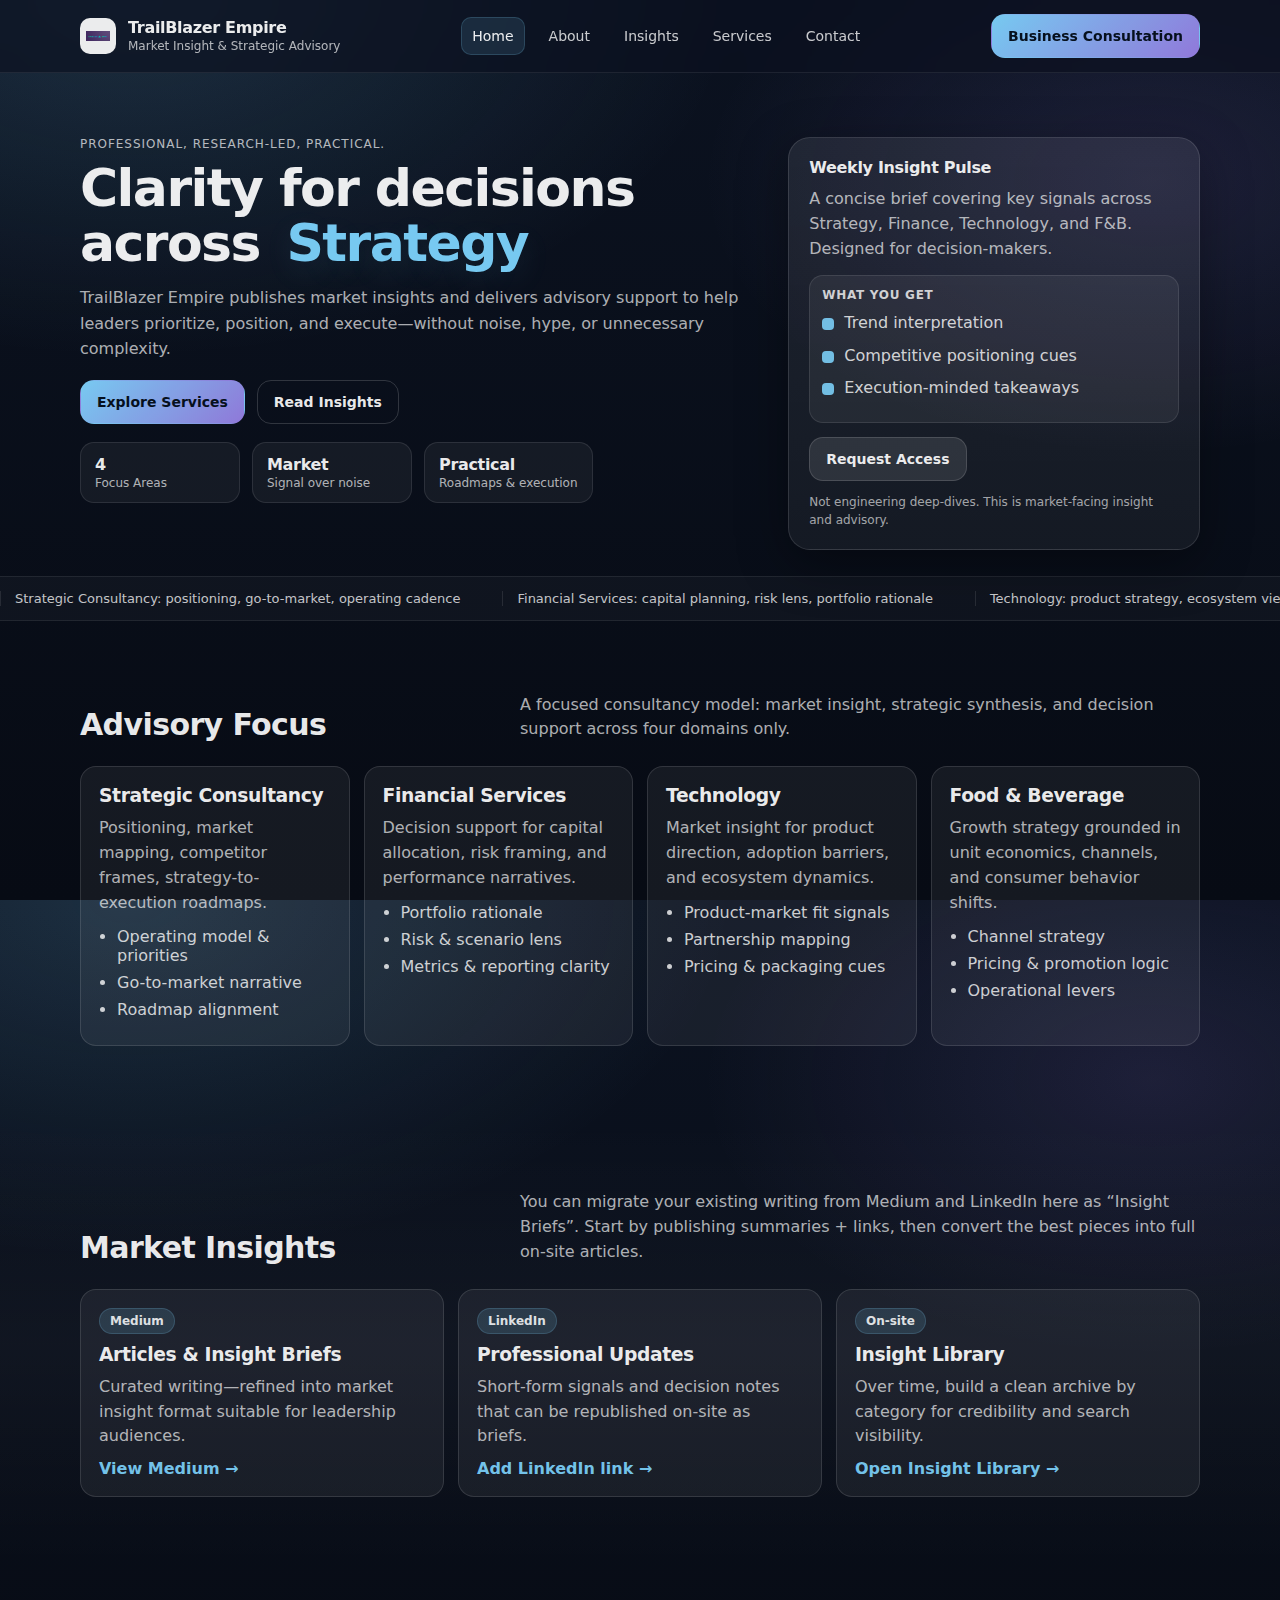
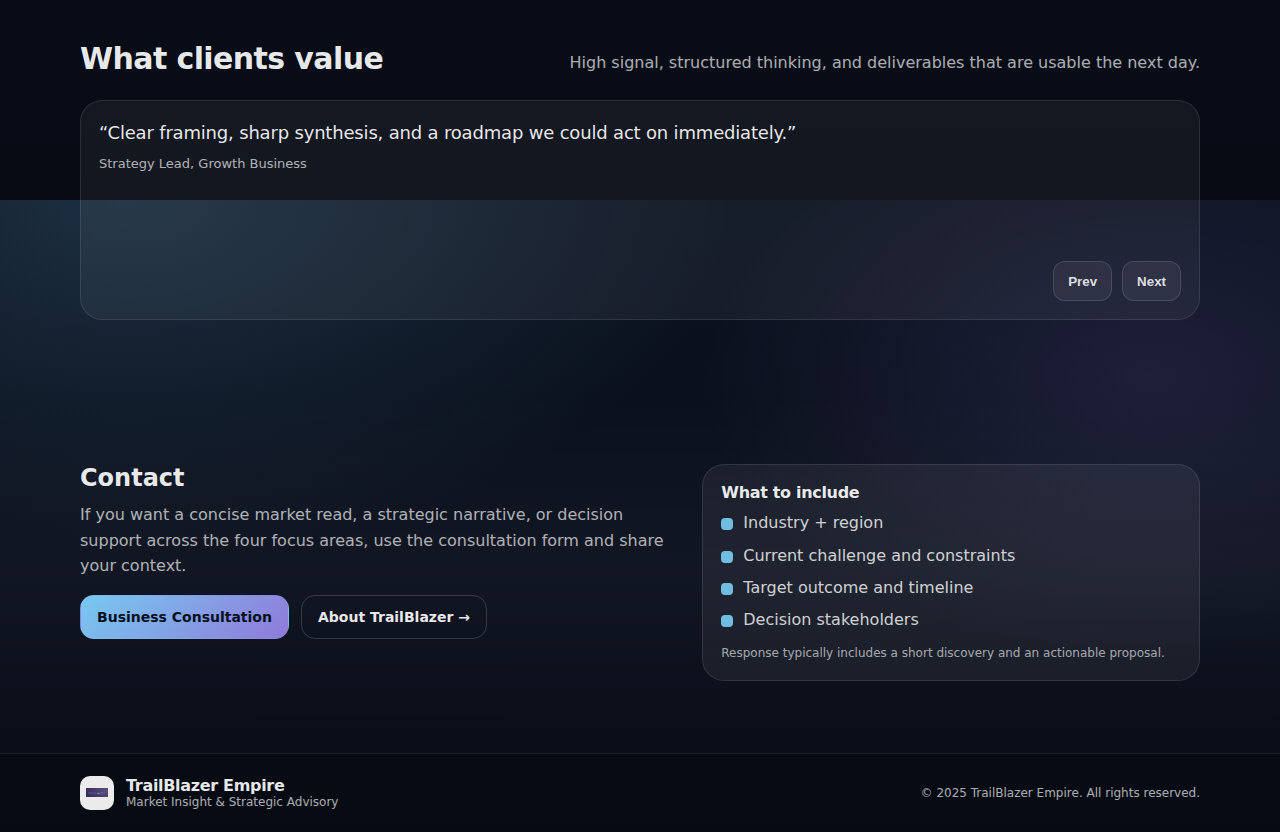
<file: index.html>
<!DOCTYPE html>
<html lang="en">
<head>
  <meta charset="UTF-8" />
  <meta name="viewport" content="width=device-width, initial-scale=1"/>
  <title>TrailBlazer Empire | Market Insight & Strategic Advisory</title>

  <link rel="stylesheet" href="style.css" />

  <!-- Google Analytics -->
  <script async src="https://www.googletagmanager.com/gtag/js?id=G-0WPK90FME5"></script>
  <script>
    window.dataLayer = window.dataLayer || [];
    function gtag(){dataLayer.push(arguments);}
    gtag('js', new Date());
    gtag('config', 'G-0WPK90FME5');
  </script>
</head>

<body>
  <!-- Top Bar -->
  <header class="topbar">
    <div class="container topbar-inner">
      <a class="brand" href="index.html" aria-label="TrailBlazer Empire Home">
        <img src="official_logo.png" alt="TrailBlazer Empire Logo" class="brand-logo" />
        <div class="brand-text">
          <div class="brand-name">TrailBlazer Empire</div>
          <div class="brand-tag">Market Insight & Strategic Advisory</div>
        </div>
      </a>

      <nav class="nav">
        <a class="nav-link active" href="index.html">Home</a>
        <a class="nav-link" href="about.html">About</a>
        <a class="nav-link" href="insights.html">Insights</a>
        <a class="nav-link" href="#services">Services</a>
        <a class="nav-link" href="#contact">Contact</a>
      </nav>

      <a class="button button-primary top-cta" href="https://docs.google.com/forms/d/1acF92KG6oAO5luZImBXkc0xH5zJVOi3KQYwhpyYZzfE/edit">
        Business Consultation
      </a>

      <button class="nav-toggle" aria-label="Open menu" aria-expanded="false">
        <span></span><span></span><span></span>
      </button>
    </div>
  </header>

  <!-- Hero -->
  <main>
    <section class="hero">
      <div class="container hero-grid">
        <div class="hero-copy">
          <p class="eyebrow">Professional, research-led, practical.</p>

          <h1 class="hero-title">
            Clarity for decisions across
            <span class="rotator" aria-label="Rotating focus areas">
              <span class="rotator-word is-active">Strategy</span>
              <span class="rotator-word">Finance</span>
              <span class="rotator-word">Technology</span>
              <span class="rotator-word">Food &amp; Beverage</span>
            </span>
          </h1>

          <p class="hero-subtitle">
            TrailBlazer Empire publishes market insights and delivers advisory support to help leaders prioritize,
            position, and execute—without noise, hype, or unnecessary complexity.
          </p>

          <div class="hero-actions">
            <a class="button button-primary" href="#services">Explore Services</a>
            <a class="button button-ghost" href="#insights">Read Insights</a>
          </div>

          <div class="hero-metrics">
            <div class="metric">
              <div class="metric-value">4</div>
              <div class="metric-label">Focus Areas</div>
            </div>
            <div class="metric">
              <div class="metric-value">Market</div>
              <div class="metric-label">Signal over noise</div>
            </div>
            <div class="metric">
              <div class="metric-value">Practical</div>
              <div class="metric-label">Roadmaps & execution</div>
            </div>
          </div>
        </div>

        <div class="hero-card">
          <div class="hero-card-inner">
            <div class="hero-card-title">Weekly Insight Pulse</div>
            <p class="hero-card-text">
              A concise brief covering key signals across Strategy, Finance, Technology, and F&amp;B.
              Designed for decision-makers.
            </p>

            <div class="hero-card-mini">
              <div class="mini-label">What you get</div>
              <ul class="checklist">
                <li>Trend interpretation</li>
                <li>Competitive positioning cues</li>
                <li>Execution-minded takeaways</li>
              </ul>
            </div>

            <a class="button button-secondary" href="#contact">Request Access</a>

            <div class="note">
              Not engineering deep-dives. This is market-facing insight and advisory.
            </div>
          </div>
        </div>
      </div>

      <!-- Sliding Ticker -->
      <div class="ticker" aria-label="Insight ticker">
        <div class="ticker-track">
          <div class="ticker-item">Strategic Consultancy: positioning, go-to-market, operating cadence</div>
          <div class="ticker-item">Financial Services: capital planning, risk lens, portfolio rationale</div>
          <div class="ticker-item">Technology: product strategy, ecosystem view, adoption drivers</div>
          <div class="ticker-item">Food & Beverage: pricing, channels, consumer shifts, unit economics</div>

          <!-- duplicate for seamless loop -->
          <div class="ticker-item">Strategic Consultancy: positioning, go-to-market, operating cadence</div>
          <div class="ticker-item">Financial Services: capital planning, risk lens, portfolio rationale</div>
          <div class="ticker-item">Technology: product strategy, ecosystem view, adoption drivers</div>
          <div class="ticker-item">Food & Beverage: pricing, channels, consumer shifts, unit economics</div>
        </div>
      </div>
    </section>

    <!-- Services -->
    <section id="services" class="section">
      <div class="container">
        <div class="section-head">
          <h2>Advisory Focus</h2>
          <p>
            A focused consultancy model: market insight, strategic synthesis, and decision support across four domains only.
          </p>
        </div>

        <div class="grid cards-4">
          <article class="card">
            <h3>Strategic Consultancy</h3>
            <p>Positioning, market mapping, competitor frames, strategy-to-execution roadmaps.</p>
            <ul class="bullets">
              <li>Operating model & priorities</li>
              <li>Go-to-market narrative</li>
              <li>Roadmap alignment</li>
            </ul>
          </article>

          <article class="card">
            <h3>Financial Services</h3>
            <p>Decision support for capital allocation, risk framing, and performance narratives.</p>
            <ul class="bullets">
              <li>Portfolio rationale</li>
              <li>Risk & scenario lens</li>
              <li>Metrics & reporting clarity</li>
            </ul>
          </article>

          <article class="card">
            <h3>Technology</h3>
            <p>Market insight for product direction, adoption barriers, and ecosystem dynamics.</p>
            <ul class="bullets">
              <li>Product-market fit signals</li>
              <li>Partnership mapping</li>
              <li>Pricing & packaging cues</li>
            </ul>
          </article>

          <article class="card">
            <h3>Food & Beverage</h3>
            <p>Growth strategy grounded in unit economics, channels, and consumer behavior shifts.</p>
            <ul class="bullets">
              <li>Channel strategy</li>
              <li>Pricing & promotion logic</li>
              <li>Operational levers</li>
            </ul>
          </article>
        </div>
      </div>
    </section>

    <!-- Insights -->
    <section id="insights" class="section section-alt">
      <div class="container">
        <div class="section-head">
          <h2>Market Insights</h2>
          <p>
            You can migrate your existing writing from Medium and LinkedIn here as “Insight Briefs”.
            Start by publishing summaries + links, then convert the best pieces into full on-site articles.
          </p>
        </div>

        <div class="grid cards-3">
          <article class="card card-link">
            <div class="pill">Medium</div>
            <h3>Articles & Insight Briefs</h3>
            <p>Curated writing—refined into market insight format suitable for leadership audiences.</p>
            <a class="text-link" href="https://medium.com/@reshal-saba" target="_blank" rel="noopener noreferrer">
              View Medium →
            </a>
          </article>

          <article class="card card-link">
            <div class="pill">LinkedIn</div>
            <h3>Professional Updates</h3>
            <p>Short-form signals and decision notes that can be republished on-site as briefs.</p>
            <a class="text-link" href="#" aria-label="Add your LinkedIn URL in href">
              Add LinkedIn link →
            </a>
          </article>

          <article class="card card-link">
            <div class="pill">On-site</div>
            <h3>Insight Library</h3>
            <p>Over time, build a clean archive by category for credibility and search visibility.</p>
            <a class="text-link" href="insights.html">Open Insight Library →</a>
          </article>
        </div>
      </div>
    </section>

    <!-- Testimonials Slider -->
    <section class="section">
      <div class="container">
        <div class="section-head">
          <h2>What clients value</h2>
          <p>High signal, structured thinking, and deliverables that are usable the next day.</p>
        </div>

        <div class="slider" aria-label="Testimonials slider">
          <div class="slider-track">
            <div class="slide is-active">
              <p class="quote">“Clear framing, sharp synthesis, and a roadmap we could act on immediately.”</p>
              <div class="quote-meta">Strategy Lead, Growth Business</div>
            </div>
            <div class="slide">
              <p class="quote">“The work reduced ambiguity and aligned stakeholders fast.”</p>
              <div class="quote-meta">Founder, Early-stage Company</div>
            </div>
            <div class="slide">
              <p class="quote">“Practical market insight. No fluff. Strong executive narrative.”</p>
              <div class="quote-meta">Operations Director, F&amp;B</div>
            </div>
          </div>

          <div class="slider-controls">
            <button class="slider-btn" data-dir="-1" aria-label="Previous testimonial">Prev</button>
            <button class="slider-btn" data-dir="1" aria-label="Next testimonial">Next</button>
          </div>
        </div>
      </div>
    </section>

    <!-- Contact -->
    <section id="contact" class="section section-alt">
      <div class="container contact-grid">
        <div>
          <h2>Contact</h2>
          <p>
            If you want a concise market read, a strategic narrative, or decision support across the four focus areas,
            use the consultation form and share your context.
          </p>

          <div class="contact-actions">
            <a class="button button-primary" href="https://docs.google.com/forms/d/1acF92KG6oAO5luZImBXkc0xH5zJVOi3KQYwhpyYZzfE/edit">
              Business Consultation
            </a>
            <a class="button button-ghost" href="about.html">About TrailBlazer →</a>
          </div>
        </div>

        <div class="contact-card">
          <div class="contact-card-title">What to include</div>
          <ul class="checklist">
            <li>Industry + region</li>
            <li>Current challenge and constraints</li>
            <li>Target outcome and timeline</li>
            <li>Decision stakeholders</li>
          </ul>
          <div class="note">Response typically includes a short discovery and an actionable proposal.</div>
        </div>
      </div>
    </section>
  </main>

  <footer class="footer">
    <div class="container footer-inner">
      <div class="footer-left">
        <img src="official_logo.png" alt="TrailBlazer Empire Logo" class="footer-logo" />
        <div>
          <div class="footer-title">TrailBlazer Empire</div>
          <div class="footer-sub">Market Insight & Strategic Advisory</div>
        </div>
      </div>
      <div class="footer-right">
        <div>&copy; 2025 TrailBlazer Empire. All rights reserved.</div>
      </div>
    </div>
  </footer>

  <script>
    // Mobile nav
    const toggle = document.querySelector(".nav-toggle");
    const nav = document.querySelector(".nav");
    if (toggle && nav) {
      toggle.addEventListener("click", () => {
        const open = nav.classList.toggle("is-open");
        toggle.setAttribute("aria-expanded", open ? "true" : "false");
      });
    }

    // Rotating hero words
    const words = Array.from(document.querySelectorAll(".rotator-word"));
    let w = 0;
    setInterval(() => {
      words[w].classList.remove("is-active");
      w = (w + 1) % words.length;
      words[w].classList.add("is-active");
    }, 1800);

    // Simple testimonial slider
    const slides = Array.from(document.querySelectorAll(".slide"));
    const btns = Array.from(document.querySelectorAll(".slider-btn"));
    let s = 0;

    function setSlide(idx) {
      slides[s].classList.remove("is-active");
      s = (idx + slides.length) % slides.length;
      slides[s].classList.add("is-active");
    }

    btns.forEach(b => {
      b.addEventListener("click", () => setSlide(s + parseInt(b.dataset.dir, 10)));
    });

    setInterval(() => setSlide(s + 1), 6500);
  </script>
</body>
</html>
</file>
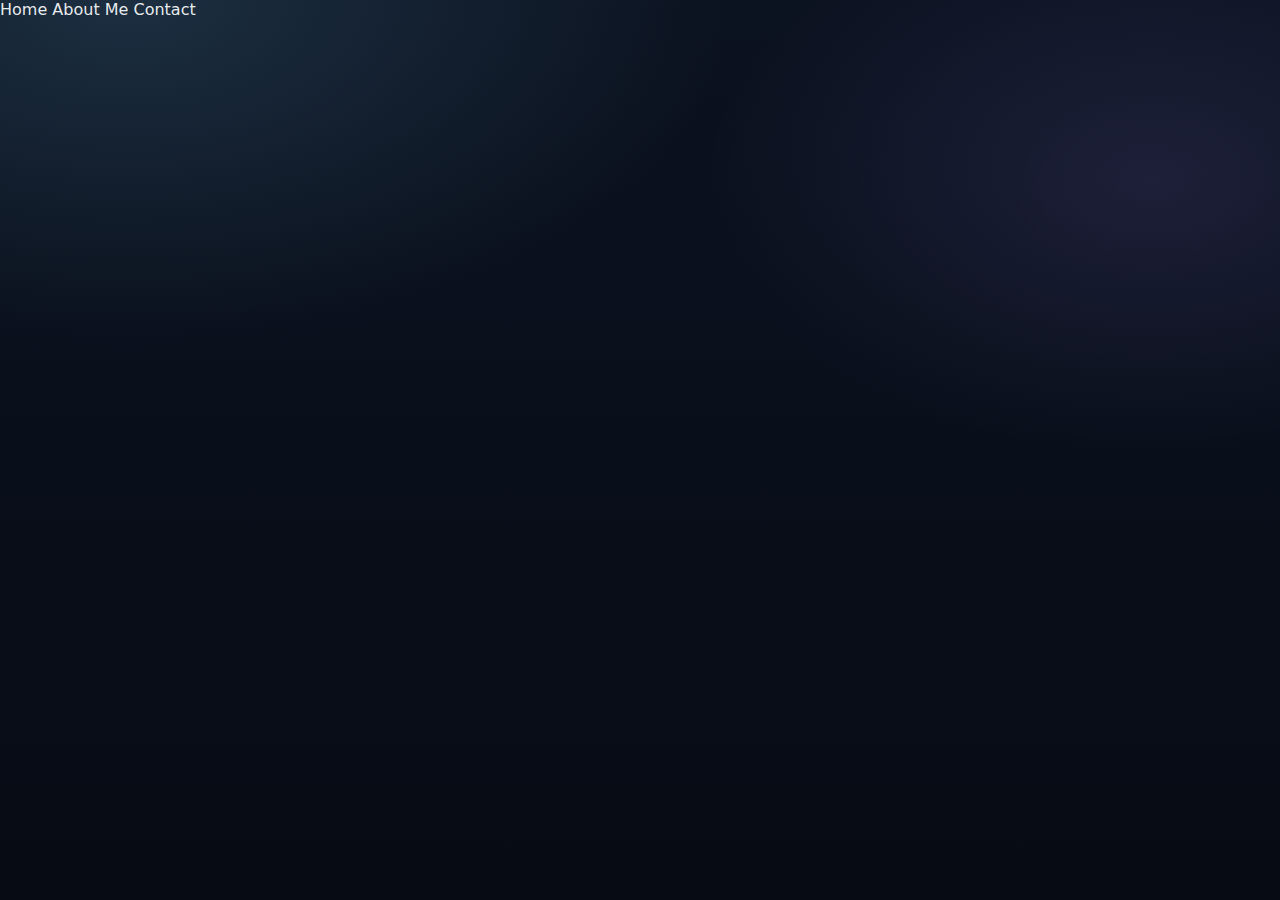
<file: about_2.html>
<!-- about.html -->
<!DOCTYPE html>
<html lang="en">
<head>
  <meta charset="UTF-8">
  <meta name="viewport" content="width=device-width, initial-scale=1.0">
  <title>SiliconBridge - About</title>
  <link rel="stylesheet" href="style.css">
</head>
<body>
  <nav>
    <a href="index.html">Home</a>
    <a href="about.html">About Me</a>
    <a href="contact.html">Contact</a>
  </nav>

  <section class="about">
    <!-- About content here -->
  </section>

  <footer>
    <!-- Footer content -->
  </footer>
</body>
</html>
</file>
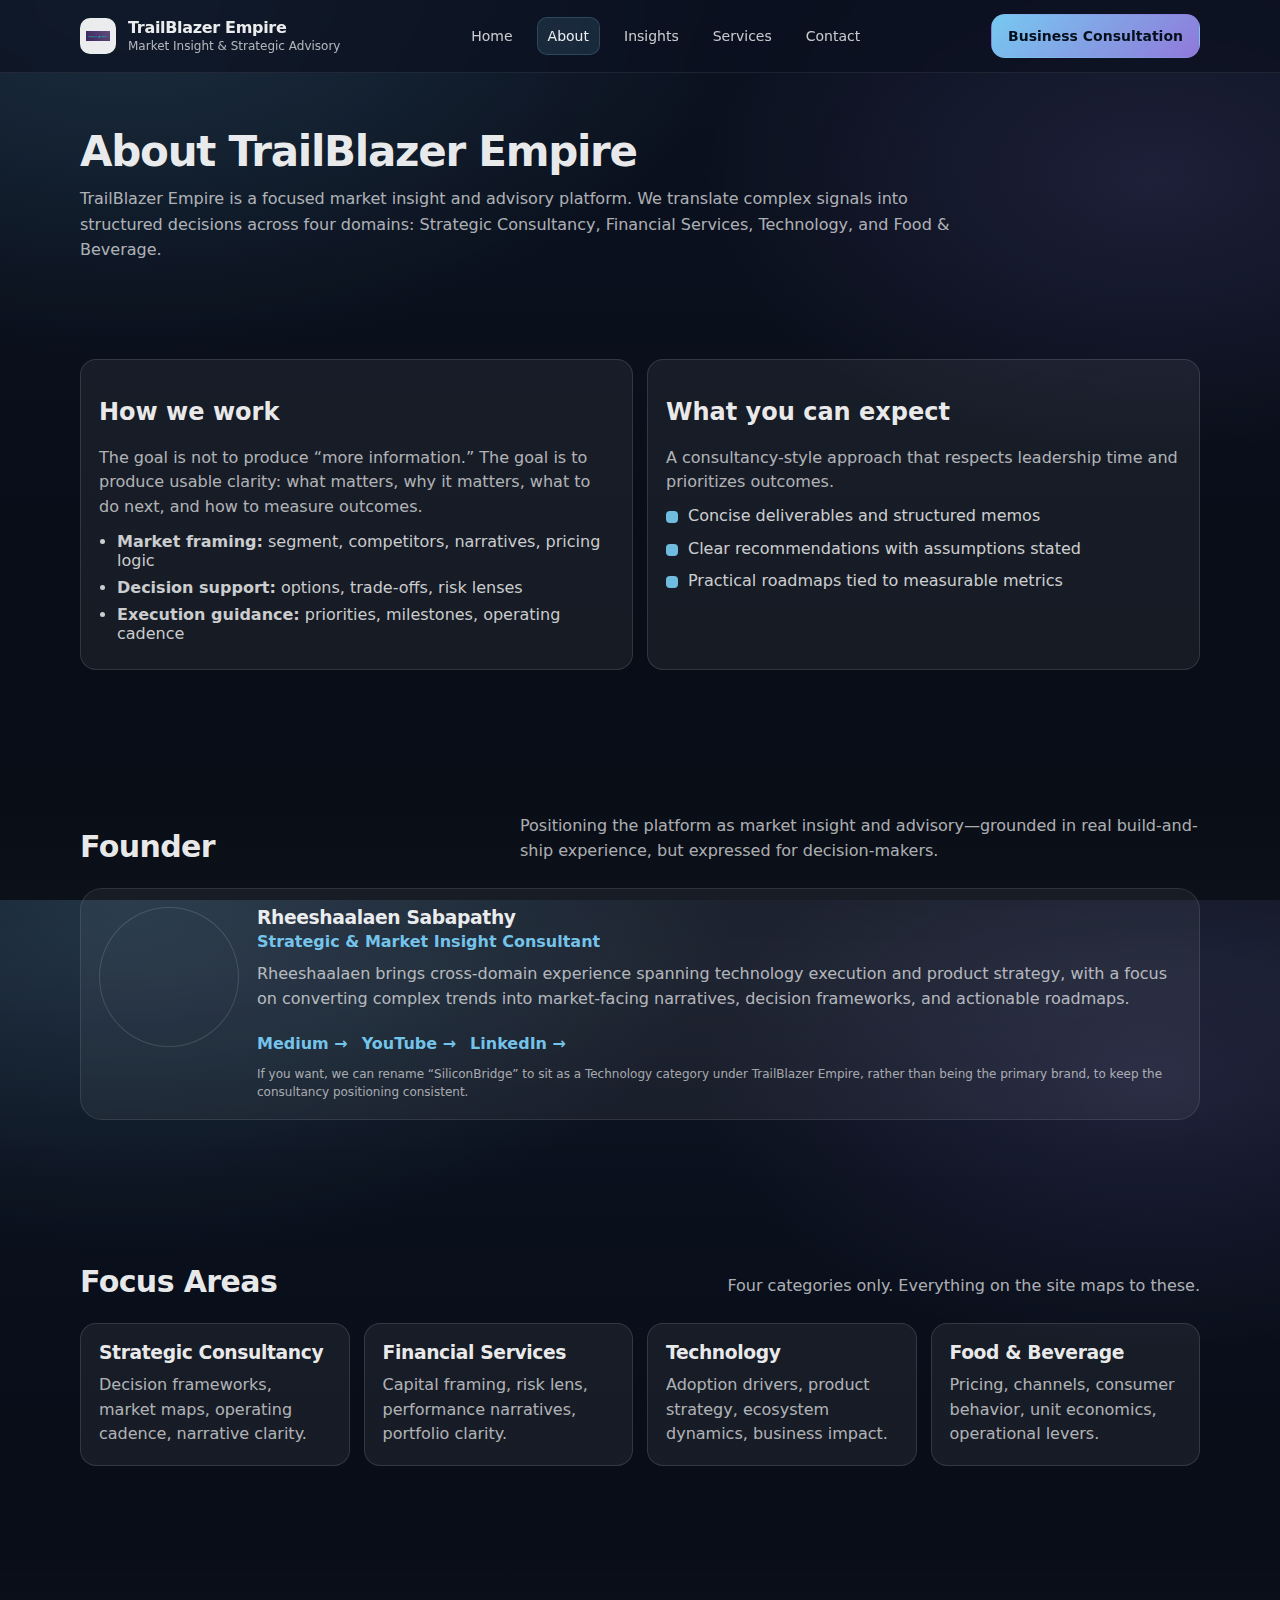
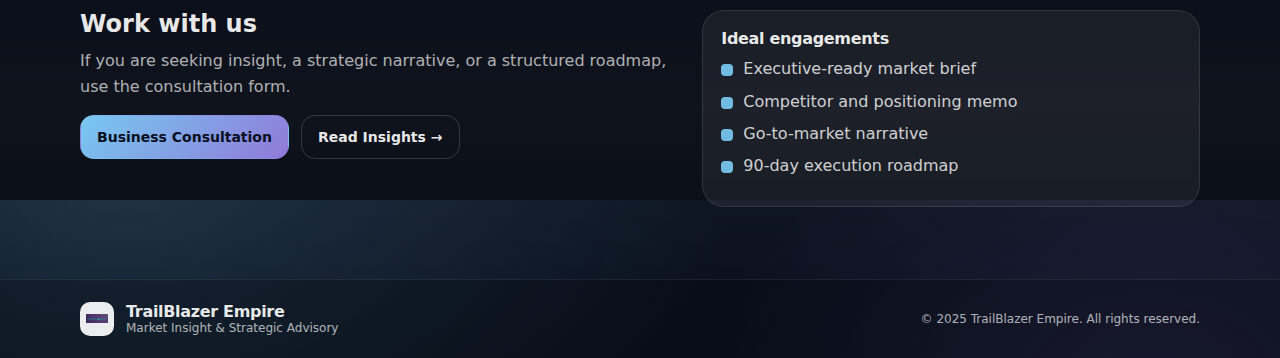
<file: about_new.html>
<!DOCTYPE html>
<html lang="en">
<head>
  <meta charset="UTF-8" />
  <meta name="viewport" content="width=device-width, initial-scale=1"/>
  <title>About | TrailBlazer Empire</title>

  <link rel="stylesheet" href="style.css" />
</head>

<body>
  <header class="topbar">
    <div class="container topbar-inner">
      <a class="brand" href="index.html" aria-label="TrailBlazer Empire Home">
        <img src="official_logo.png" alt="TrailBlazer Empire Logo" class="brand-logo" />
        <div class="brand-text">
          <div class="brand-name">TrailBlazer Empire</div>
          <div class="brand-tag">Market Insight & Strategic Advisory</div>
        </div>
      </a>

      <nav class="nav">
        <a class="nav-link" href="index.html">Home</a>
        <a class="nav-link active" href="about.html">About</a>
        <a class="nav-link" href="index.html#insights">Insights</a>
        <a class="nav-link" href="index.html#services">Services</a>
        <a class="nav-link" href="index.html#contact">Contact</a>
      </nav>

      <a class="button button-primary top-cta" href="https://docs.google.com/forms/d/1acF92KG6oAO5luZImBXkc0xH5zJVOi3KQYwhpyYZzfE/edit">
        Business Consultation
      </a>

      <button class="nav-toggle" aria-label="Open menu" aria-expanded="false">
        <span></span><span></span><span></span>
      </button>
    </div>
  </header>

  <main>
    <section class="page-hero">
      <div class="container page-hero-inner">
        <h1>About TrailBlazer Empire</h1>
        <p>
          TrailBlazer Empire is a focused market insight and advisory platform.
          We translate complex signals into structured decisions across four domains:
          Strategic Consultancy, Financial Services, Technology, and Food &amp; Beverage.
        </p>
      </div>
    </section>

    <section class="section">
      <div class="container about-grid">
        <div class="card">
          <h2>How we work</h2>
          <p>
            The goal is not to produce “more information.” The goal is to produce usable clarity:
            what matters, why it matters, what to do next, and how to measure outcomes.
          </p>
          <ul class="bullets">
            <li><strong>Market framing:</strong> segment, competitors, narratives, pricing logic</li>
            <li><strong>Decision support:</strong> options, trade-offs, risk lenses</li>
            <li><strong>Execution guidance:</strong> priorities, milestones, operating cadence</li>
          </ul>
        </div>

        <div class="card">
          <h2>What you can expect</h2>
          <p>
            A consultancy-style approach that respects leadership time and prioritizes outcomes.
          </p>
          <ul class="checklist">
            <li>Concise deliverables and structured memos</li>
            <li>Clear recommendations with assumptions stated</li>
            <li>Practical roadmaps tied to measurable metrics</li>
          </ul>
        </div>
      </div>
    </section>

    <section class="section section-alt">
      <div class="container">
        <div class="section-head">
          <h2>Founder</h2>
          <p>
            Positioning the platform as market insight and advisory—grounded in real build-and-ship experience,
            but expressed for decision-makers.
          </p>
        </div>

        <div class="founder">
          <div class="founder-photo"
            style='background-image: url("https://raw.githubusercontent.com/TrailBlaZerEmpire/SiliconBridge/main/Myself.jpg");'>
          </div>

          <div class="founder-body">
            <h3>Rheeshaalaen Sabapathy</h3>
            <div class="founder-role">Strategic & Market Insight Consultant</div>
            <p>
              Rheeshaalaen brings cross-domain experience spanning technology execution and product strategy,
              with a focus on converting complex trends into market-facing narratives, decision frameworks, and actionable roadmaps.
            </p>

            <div class="founder-links">
              <a class="text-link" href="https://medium.com/@reshal-saba" target="_blank" rel="noopener noreferrer">Medium →</a>
              <a class="text-link" href="https://www.youtube.com/@rheeshaalaen" target="_blank" rel="noopener noreferrer">YouTube →</a>
              <a class="text-link" href="#" aria-label="Add your LinkedIn URL in href">LinkedIn →</a>
            </div>

            <div class="note">
              If you want, we can rename “SiliconBridge” to sit as a Technology category under TrailBlazer Empire,
              rather than being the primary brand, to keep the consultancy positioning consistent.
            </div>
          </div>
        </div>
      </div>
    </section>

    <section class="section">
      <div class="container">
        <div class="section-head">
          <h2>Focus Areas</h2>
          <p>Four categories only. Everything on the site maps to these.</p>
        </div>

        <div class="grid cards-4">
          <article class="card">
            <h3>Strategic Consultancy</h3>
            <p>Decision frameworks, market maps, operating cadence, narrative clarity.</p>
          </article>
          <article class="card">
            <h3>Financial Services</h3>
            <p>Capital framing, risk lens, performance narratives, portfolio clarity.</p>
          </article>
          <article class="card">
            <h3>Technology</h3>
            <p>Adoption drivers, product strategy, ecosystem dynamics, business impact.</p>
          </article>
          <article class="card">
            <h3>Food &amp; Beverage</h3>
            <p>Pricing, channels, consumer behavior, unit economics, operational levers.</p>
          </article>
        </div>
      </div>
    </section>

    <section class="section section-alt">
      <div class="container contact-grid">
        <div>
          <h2>Work with us</h2>
          <p>
            If you are seeking insight, a strategic narrative, or a structured roadmap, use the consultation form.
          </p>
          <div class="contact-actions">
            <a class="button button-primary" href="https://docs.google.com/forms/d/1acF92KG6oAO5luZImBXkc0xH5zJVOi3KQYwhpyYZzfE/edit">
              Business Consultation
            </a>
            <a class="button button-ghost" href="index.html#insights">Read Insights →</a>
          </div>
        </div>

        <div class="contact-card">
          <div class="contact-card-title">Ideal engagements</div>
          <ul class="checklist">
            <li>Executive-ready market brief</li>
            <li>Competitor and positioning memo</li>
            <li>Go-to-market narrative</li>
            <li>90-day execution roadmap</li>
          </ul>
        </div>
      </div>
    </section>
  </main>

  <footer class="footer">
    <div class="container footer-inner">
      <div class="footer-left">
        <img src="official_logo.png" alt="TrailBlazer Empire Logo" class="footer-logo" />
        <div>
          <div class="footer-title">TrailBlazer Empire</div>
          <div class="footer-sub">Market Insight & Strategic Advisory</div>
        </div>
      </div>
      <div class="footer-right">
        <div>&copy; 2025 TrailBlazer Empire. All rights reserved.</div>
      </div>
    </div>
  </footer>

  <script>
    // Mobile nav
    const toggle = document.querySelector(".nav-toggle");
    const nav = document.querySelector(".nav");
    if (toggle && nav) {
      toggle.addEventListener("click", () => {
        const open = nav.classList.toggle("is-open");
        toggle.setAttribute("aria-expanded", open ? "true" : "false");
      });
    }
  </script>
</body>
</html>
</file>
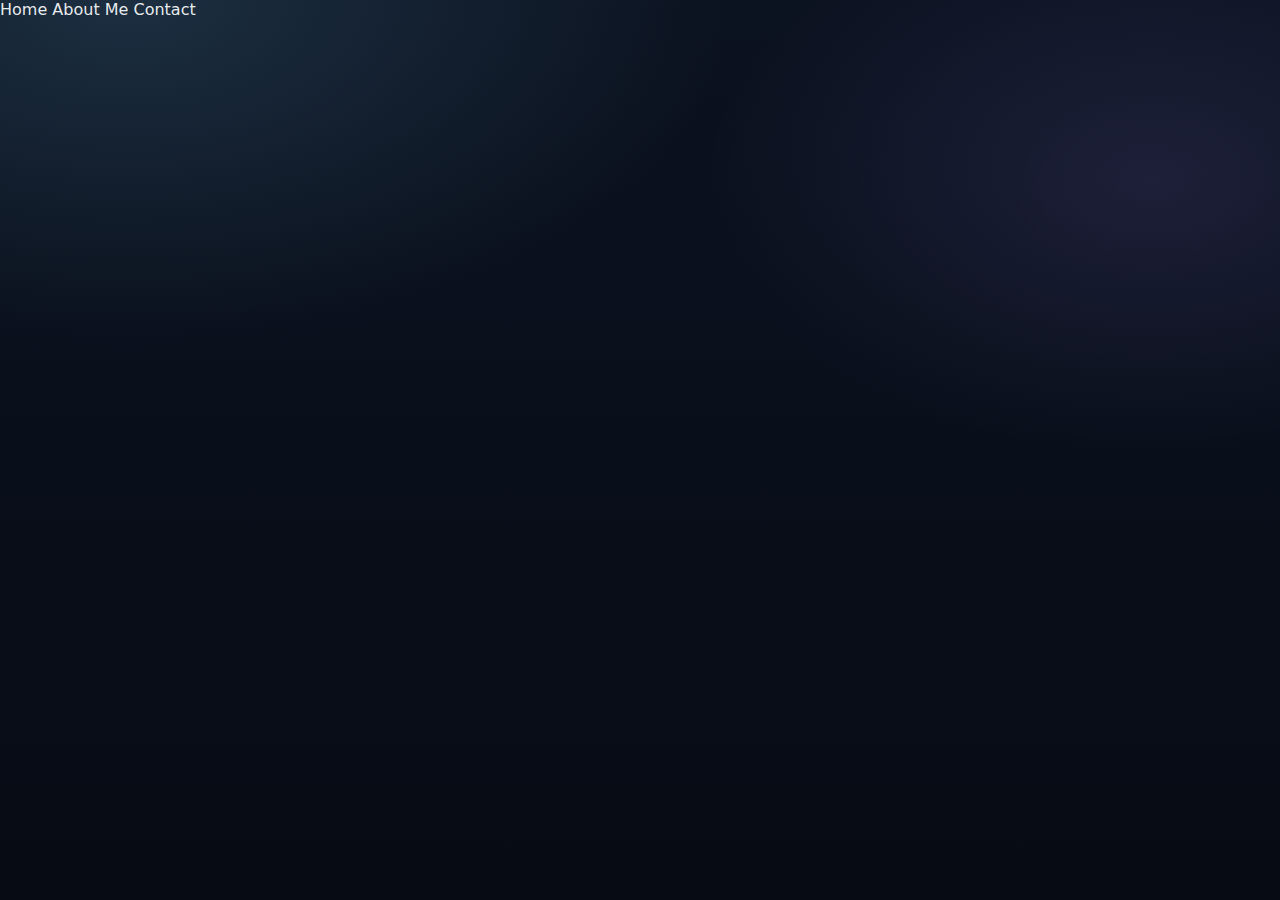
<file: contact_2.html>
<!-- contact.html -->
<!DOCTYPE html>
<html lang="en">
<head>
  <meta charset="UTF-8">
  <meta name="viewport" content="width=device-width, initial-scale=1.0">
  <title>SiliconBridge - Contact</title>
  <link rel="stylesheet" href="style.css">
</head>
<body>
  <nav>
    <a href="index.html">Home</a>
    <a href="about.html">About Me</a>
    <a href="contact.html">Contact</a>
  </nav>

  <section class="contact">
    <!-- Contact content here -->
  </section>

  <footer>
    <!-- Footer content -->
  </footer>
</body>
</html>
</file>
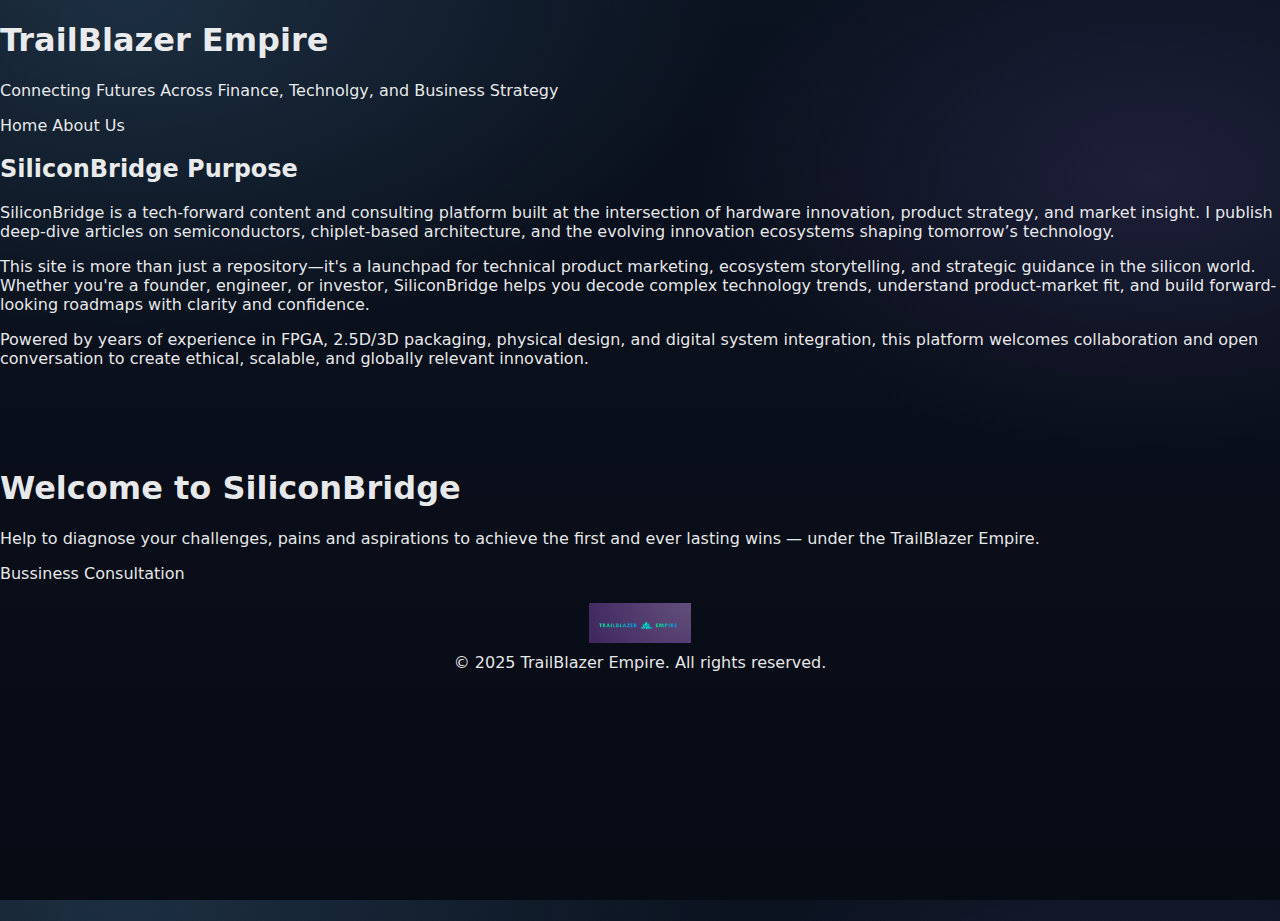
<file: index13012026.html>
<!DOCTYPE html>
<html lang="en">
<head>
  <meta charset="UTF-8" />
  <title>SiliconBridge | TrailBlazer Empire</title>
  <link rel="stylesheet" href="style.css" />

   <!-- Google Analytics -->
  <script async src="https://www.googletagmanager.com/gtag/js?id=G-0WPK90FME5"></script>
  <script>
    window.dataLayer = window.dataLayer || [];
    function gtag(){dataLayer.push(arguments);}
    gtag('js', new Date());
    gtag('config', 'G-0WPK90FME5');
  </script>

</head>
  
<body>
  <header>
    <h1>TrailBlazer Empire</h1>
    <p>Connecting Futures Across Finance, Technolgy, and Business Strategy</p>
  </header>

  <nav>
    <a href="index.html">Home</a>
    <a href="about.html">About Us</a>
  </nav>

  <!--
  <div class="capital-section">
    <h1>Welcome to CapitalCompass</h1>
    <p>Long-term Wealth. Strategic Fund. Calm Finance.</p>
  </div>
-->
  
 <div class="content">
  <h2>SiliconBridge Purpose</h2>
  <p>
    SiliconBridge is a tech-forward content and consulting platform built at the intersection of hardware innovation, product strategy, and market insight. I publish deep-dive articles on semiconductors, chiplet-based architecture, and the evolving innovation ecosystems shaping tomorrow’s technology.
  </p>
  <p>
    This site is more than just a repository—it's a launchpad for technical product marketing, ecosystem storytelling, and strategic guidance in the silicon world. Whether you're a founder, engineer, or investor, SiliconBridge helps you decode complex technology trends, understand product-market fit, and build forward-looking roadmaps with clarity and confidence.
  </p>
  <p>
    Powered by years of experience in FPGA, 2.5D/3D packaging, physical design, and digital system integration, this platform welcomes collaboration and open conversation to create ethical, scalable, and globally relevant innovation.
  </p>
</div>


    <section class="hero">
      <h1>Welcome to SiliconBridge</h1>
      <p> Help to diagnose your challenges, pains and aspirations to achieve the first and ever lasting wins — under the TrailBlazer Empire.</p>
      <a href="https://docs.google.com/forms/d/1acF92KG6oAO5luZImBXkc0xH5zJVOi3KQYwhpyYZzfE/edit" class="cta-button"> Bussiness Consultation </a>
    </section>

<!-- having logo at the bottom and footer details --> 
<footer style="text-align: center; padding: 20px;">
    <img src="official_logo.png" alt="TrailBlazer Logo" style="height: 40px; display: block; margin: 0 auto 10px;">
    &copy; 2025 TrailBlazer Empire. All rights reserved.
</footer>

</body>
</html>
</file>
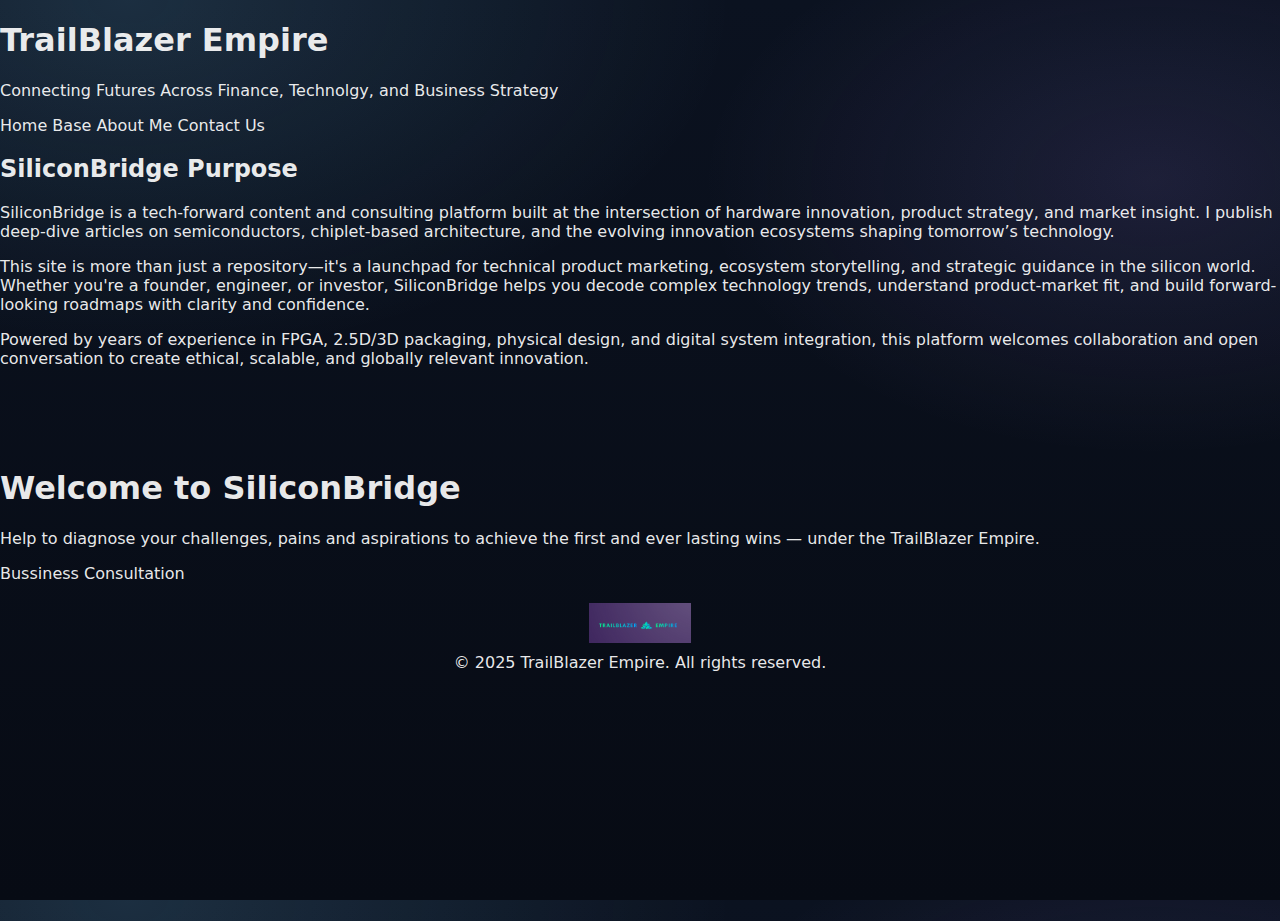
<file: index_1.html>
<!DOCTYPE html>
<html lang="en">
<head>
  <meta charset="UTF-8" />
  <title>SiliconBridge | TrailBlazer Empire</title>
  <link rel="stylesheet" href="style.css" />

</head>
  
<body>
  <header>
    <h1>TrailBlazer Empire</h1>
    <p>Connecting Futures Across Finance, Technolgy, and Business Strategy</p>
  </header>

  <nav>
    <a href="index.html">Home</a>
    <a href="home.html">Base</a>
    <a href="about.html">About Me</a>
    <a href="contact.html">Contact Us</a>
  </nav>

  <!--
  <div class="capital-section">
    <h1>Welcome to CapitalCompass</h1>
    <p>Long-term Wealth. Strategic Fund. Calm Finance.</p>
  </div>
-->
  
 <div class="content">
  <h2>SiliconBridge Purpose</h2>
  <p>
    SiliconBridge is a tech-forward content and consulting platform built at the intersection of hardware innovation, product strategy, and market insight. I publish deep-dive articles on semiconductors, chiplet-based architecture, and the evolving innovation ecosystems shaping tomorrow’s technology.
  </p>
  <p>
    This site is more than just a repository—it's a launchpad for technical product marketing, ecosystem storytelling, and strategic guidance in the silicon world. Whether you're a founder, engineer, or investor, SiliconBridge helps you decode complex technology trends, understand product-market fit, and build forward-looking roadmaps with clarity and confidence.
  </p>
  <p>
    Powered by years of experience in FPGA, 2.5D/3D packaging, physical design, and digital system integration, this platform welcomes collaboration and open conversation to create ethical, scalable, and globally relevant innovation.
  </p>
</div>


    <section class="hero">
      <h1>Welcome to SiliconBridge</h1>
      <p> Help to diagnose your challenges, pains and aspirations to achieve the first and ever lasting wins — under the TrailBlazer Empire.</p>
      <a href="https://docs.google.com/forms/d/1acF92KG6oAO5luZImBXkc0xH5zJVOi3KQYwhpyYZzfE/edit" class="cta-button"> Bussiness Consultation </a>
    </section>

<!-- having logo at the bottom and footer details --> 
<footer style="text-align: center; padding: 20px;">
    <img src="official_logo.png" alt="TrailBlazer Logo" style="height: 40px; display: block; margin: 0 auto 10px;">
    &copy; 2025 TrailBlazer Empire. All rights reserved.
</footer>

</body>
</html>
</file>
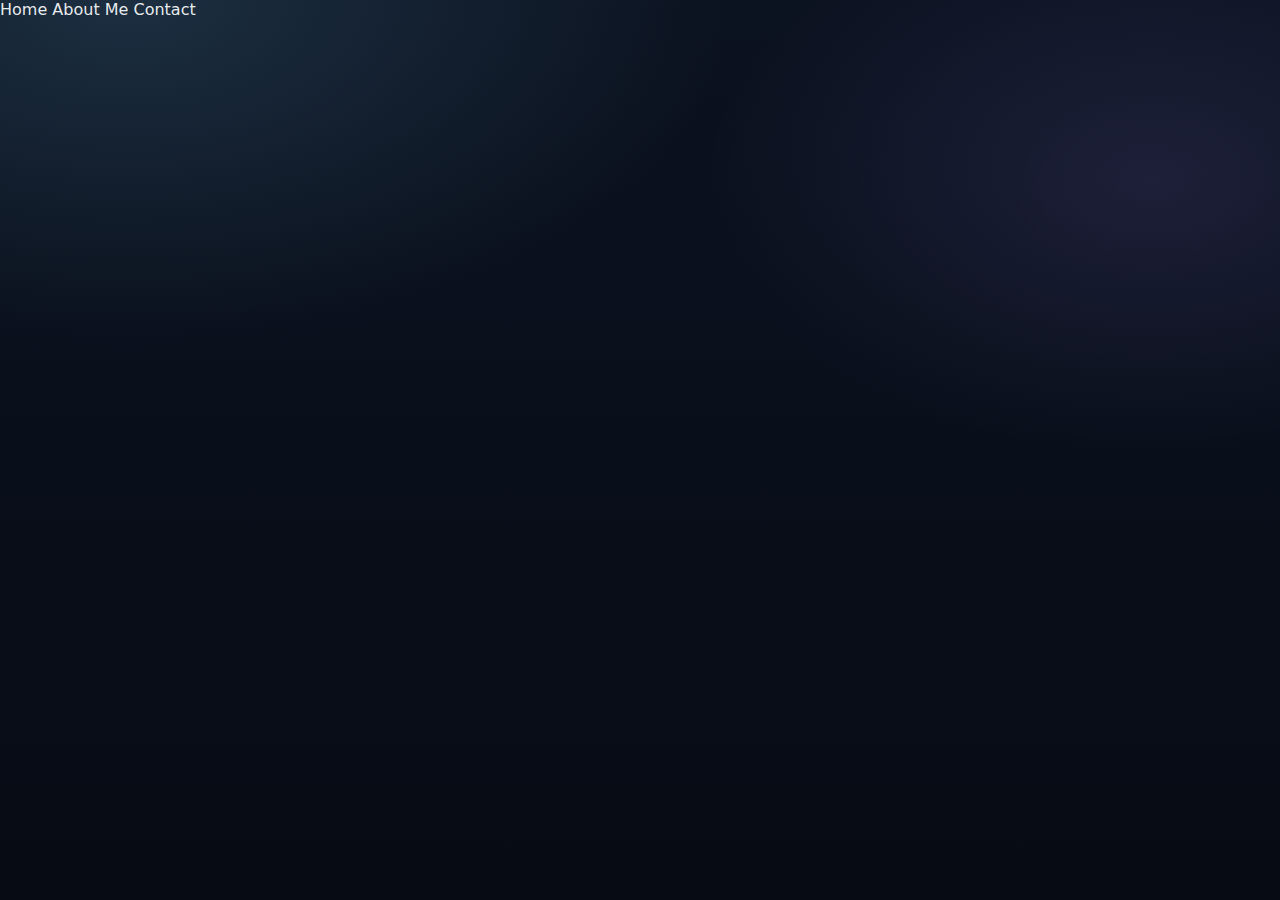
<file: index_2.html>
<!-- index.html -->
<!DOCTYPE html>
<html lang="en">
<head>
  <meta charset="UTF-8">
  <meta name="viewport" content="width=device-width, initial-scale=1.0">
  <title>SiliconBridge - Home</title>
  <link rel="stylesheet" href="style.css">
</head>
<body>
  <nav>
    <a href="index.html">Home</a>
    <a href="about.html">About Me</a>
    <a href="contact.html">Contact</a>
  </nav>

  <header class="hero">
    <!-- Hero section content -->
  </header>

  <section class="intro">
    <!-- Intro section content -->
  </section>

  <section class="recent-work">
    <!-- Recent work content -->
  </section>

  <footer>
    <!-- Footer content -->
  </footer>
</body>
</html>
</file>
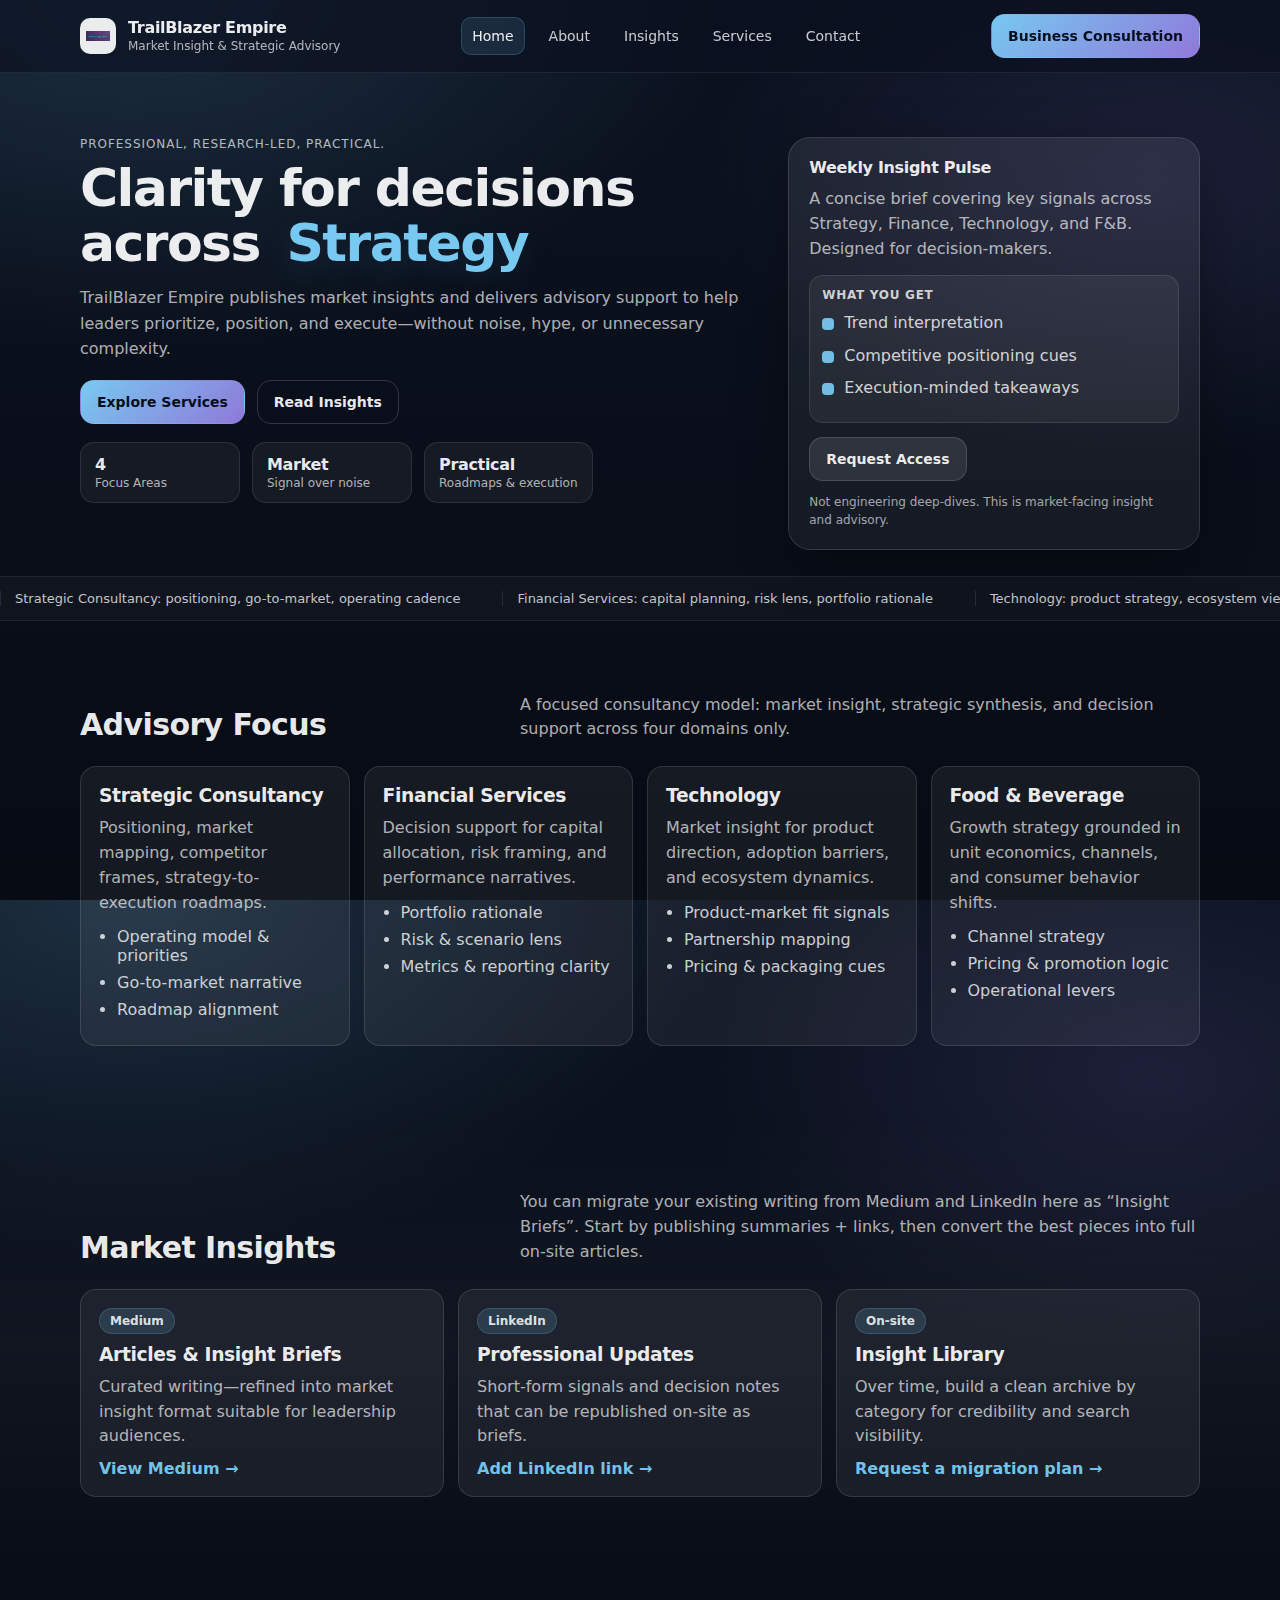
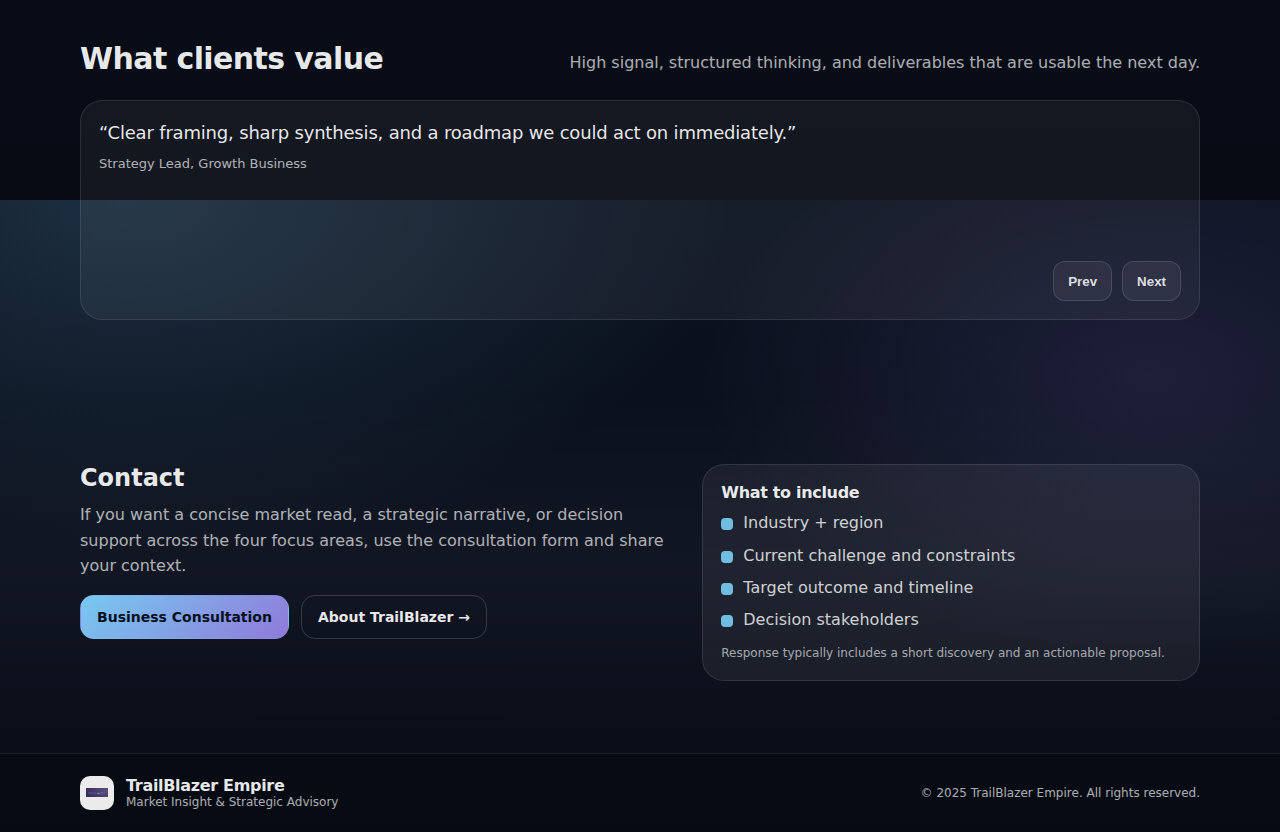
<file: index_new.html>
<!DOCTYPE html>
<html lang="en">
<head>
  <meta charset="UTF-8" />
  <meta name="viewport" content="width=device-width, initial-scale=1"/>
  <title>TrailBlazer Empire | Market Insight & Strategic Advisory</title>

  <link rel="stylesheet" href="style.css" />

  <!-- Google Analytics -->
  <script async src="https://www.googletagmanager.com/gtag/js?id=G-0WPK90FME5"></script>
  <script>
    window.dataLayer = window.dataLayer || [];
    function gtag(){dataLayer.push(arguments);}
    gtag('js', new Date());
    gtag('config', 'G-0WPK90FME5');
  </script>
</head>

<body>
  <!-- Top Bar -->
  <header class="topbar">
    <div class="container topbar-inner">
      <a class="brand" href="index.html" aria-label="TrailBlazer Empire Home">
        <img src="official_logo.png" alt="TrailBlazer Empire Logo" class="brand-logo" />
        <div class="brand-text">
          <div class="brand-name">TrailBlazer Empire</div>
          <div class="brand-tag">Market Insight & Strategic Advisory</div>
        </div>
      </a>

      <nav class="nav">
        <a class="nav-link active" href="index.html">Home</a>
        <a class="nav-link" href="about.html">About</a>
        <a class="nav-link" href="#insights">Insights</a>
        <a class="nav-link" href="#services">Services</a>
        <a class="nav-link" href="#contact">Contact</a>
      </nav>

      <a class="button button-primary top-cta" href="https://docs.google.com/forms/d/1acF92KG6oAO5luZImBXkc0xH5zJVOi3KQYwhpyYZzfE/edit">
        Business Consultation
      </a>

      <button class="nav-toggle" aria-label="Open menu" aria-expanded="false">
        <span></span><span></span><span></span>
      </button>
    </div>
  </header>

  <!-- Hero -->
  <main>
    <section class="hero">
      <div class="container hero-grid">
        <div class="hero-copy">
          <p class="eyebrow">Professional, research-led, practical.</p>

          <h1 class="hero-title">
            Clarity for decisions across
            <span class="rotator" aria-label="Rotating focus areas">
              <span class="rotator-word is-active">Strategy</span>
              <span class="rotator-word">Finance</span>
              <span class="rotator-word">Technology</span>
              <span class="rotator-word">Food &amp; Beverage</span>
            </span>
          </h1>

          <p class="hero-subtitle">
            TrailBlazer Empire publishes market insights and delivers advisory support to help leaders prioritize,
            position, and execute—without noise, hype, or unnecessary complexity.
          </p>

          <div class="hero-actions">
            <a class="button button-primary" href="#services">Explore Services</a>
            <a class="button button-ghost" href="#insights">Read Insights</a>
          </div>

          <div class="hero-metrics">
            <div class="metric">
              <div class="metric-value">4</div>
              <div class="metric-label">Focus Areas</div>
            </div>
            <div class="metric">
              <div class="metric-value">Market</div>
              <div class="metric-label">Signal over noise</div>
            </div>
            <div class="metric">
              <div class="metric-value">Practical</div>
              <div class="metric-label">Roadmaps & execution</div>
            </div>
          </div>
        </div>

        <div class="hero-card">
          <div class="hero-card-inner">
            <div class="hero-card-title">Weekly Insight Pulse</div>
            <p class="hero-card-text">
              A concise brief covering key signals across Strategy, Finance, Technology, and F&amp;B.
              Designed for decision-makers.
            </p>

            <div class="hero-card-mini">
              <div class="mini-label">What you get</div>
              <ul class="checklist">
                <li>Trend interpretation</li>
                <li>Competitive positioning cues</li>
                <li>Execution-minded takeaways</li>
              </ul>
            </div>

            <a class="button button-secondary" href="#contact">Request Access</a>

            <div class="note">
              Not engineering deep-dives. This is market-facing insight and advisory.
            </div>
          </div>
        </div>
      </div>

      <!-- Sliding Ticker -->
      <div class="ticker" aria-label="Insight ticker">
        <div class="ticker-track">
          <div class="ticker-item">Strategic Consultancy: positioning, go-to-market, operating cadence</div>
          <div class="ticker-item">Financial Services: capital planning, risk lens, portfolio rationale</div>
          <div class="ticker-item">Technology: product strategy, ecosystem view, adoption drivers</div>
          <div class="ticker-item">Food & Beverage: pricing, channels, consumer shifts, unit economics</div>

          <!-- duplicate for seamless loop -->
          <div class="ticker-item">Strategic Consultancy: positioning, go-to-market, operating cadence</div>
          <div class="ticker-item">Financial Services: capital planning, risk lens, portfolio rationale</div>
          <div class="ticker-item">Technology: product strategy, ecosystem view, adoption drivers</div>
          <div class="ticker-item">Food & Beverage: pricing, channels, consumer shifts, unit economics</div>
        </div>
      </div>
    </section>

    <!-- Services -->
    <section id="services" class="section">
      <div class="container">
        <div class="section-head">
          <h2>Advisory Focus</h2>
          <p>
            A focused consultancy model: market insight, strategic synthesis, and decision support across four domains only.
          </p>
        </div>

        <div class="grid cards-4">
          <article class="card">
            <h3>Strategic Consultancy</h3>
            <p>Positioning, market mapping, competitor frames, strategy-to-execution roadmaps.</p>
            <ul class="bullets">
              <li>Operating model & priorities</li>
              <li>Go-to-market narrative</li>
              <li>Roadmap alignment</li>
            </ul>
          </article>

          <article class="card">
            <h3>Financial Services</h3>
            <p>Decision support for capital allocation, risk framing, and performance narratives.</p>
            <ul class="bullets">
              <li>Portfolio rationale</li>
              <li>Risk & scenario lens</li>
              <li>Metrics & reporting clarity</li>
            </ul>
          </article>

          <article class="card">
            <h3>Technology</h3>
            <p>Market insight for product direction, adoption barriers, and ecosystem dynamics.</p>
            <ul class="bullets">
              <li>Product-market fit signals</li>
              <li>Partnership mapping</li>
              <li>Pricing & packaging cues</li>
            </ul>
          </article>

          <article class="card">
            <h3>Food & Beverage</h3>
            <p>Growth strategy grounded in unit economics, channels, and consumer behavior shifts.</p>
            <ul class="bullets">
              <li>Channel strategy</li>
              <li>Pricing & promotion logic</li>
              <li>Operational levers</li>
            </ul>
          </article>
        </div>
      </div>
    </section>

    <!-- Insights -->
    <section id="insights" class="section section-alt">
      <div class="container">
        <div class="section-head">
          <h2>Market Insights</h2>
          <p>
            You can migrate your existing writing from Medium and LinkedIn here as “Insight Briefs”.
            Start by publishing summaries + links, then convert the best pieces into full on-site articles.
          </p>
        </div>

        <div class="grid cards-3">
          <article class="card card-link">
            <div class="pill">Medium</div>
            <h3>Articles & Insight Briefs</h3>
            <p>Curated writing—refined into market insight format suitable for leadership audiences.</p>
            <a class="text-link" href="https://medium.com/@reshal-saba" target="_blank" rel="noopener noreferrer">
              View Medium →
            </a>
          </article>

          <article class="card card-link">
            <div class="pill">LinkedIn</div>
            <h3>Professional Updates</h3>
            <p>Short-form signals and decision notes that can be republished on-site as briefs.</p>
            <a class="text-link" href="#" aria-label="Add your LinkedIn URL in href">
              Add LinkedIn link →
            </a>
          </article>

          <article class="card card-link">
            <div class="pill">On-site</div>
            <h3>Insight Library</h3>
            <p>Over time, build a clean archive by category for credibility and search visibility.</p>
            <a class="text-link" href="#contact">Request a migration plan →</a>
          </article>
        </div>
      </div>
    </section>

    <!-- Testimonials Slider -->
    <section class="section">
      <div class="container">
        <div class="section-head">
          <h2>What clients value</h2>
          <p>High signal, structured thinking, and deliverables that are usable the next day.</p>
        </div>

        <div class="slider" aria-label="Testimonials slider">
          <div class="slider-track">
            <div class="slide is-active">
              <p class="quote">“Clear framing, sharp synthesis, and a roadmap we could act on immediately.”</p>
              <div class="quote-meta">Strategy Lead, Growth Business</div>
            </div>
            <div class="slide">
              <p class="quote">“The work reduced ambiguity and aligned stakeholders fast.”</p>
              <div class="quote-meta">Founder, Early-stage Company</div>
            </div>
            <div class="slide">
              <p class="quote">“Practical market insight. No fluff. Strong executive narrative.”</p>
              <div class="quote-meta">Operations Director, F&amp;B</div>
            </div>
          </div>

          <div class="slider-controls">
            <button class="slider-btn" data-dir="-1" aria-label="Previous testimonial">Prev</button>
            <button class="slider-btn" data-dir="1" aria-label="Next testimonial">Next</button>
          </div>
        </div>
      </div>
    </section>

    <!-- Contact -->
    <section id="contact" class="section section-alt">
      <div class="container contact-grid">
        <div>
          <h2>Contact</h2>
          <p>
            If you want a concise market read, a strategic narrative, or decision support across the four focus areas,
            use the consultation form and share your context.
          </p>

          <div class="contact-actions">
            <a class="button button-primary" href="https://docs.google.com/forms/d/1acF92KG6oAO5luZImBXkc0xH5zJVOi3KQYwhpyYZzfE/edit">
              Business Consultation
            </a>
            <a class="button button-ghost" href="about.html">About TrailBlazer →</a>
          </div>
        </div>

        <div class="contact-card">
          <div class="contact-card-title">What to include</div>
          <ul class="checklist">
            <li>Industry + region</li>
            <li>Current challenge and constraints</li>
            <li>Target outcome and timeline</li>
            <li>Decision stakeholders</li>
          </ul>
          <div class="note">Response typically includes a short discovery and an actionable proposal.</div>
        </div>
      </div>
    </section>
  </main>

  <footer class="footer">
    <div class="container footer-inner">
      <div class="footer-left">
        <img src="official_logo.png" alt="TrailBlazer Empire Logo" class="footer-logo" />
        <div>
          <div class="footer-title">TrailBlazer Empire</div>
          <div class="footer-sub">Market Insight & Strategic Advisory</div>
        </div>
      </div>
      <div class="footer-right">
        <div>&copy; 2025 TrailBlazer Empire. All rights reserved.</div>
      </div>
    </div>
  </footer>

  <script>
    // Mobile nav
    const toggle = document.querySelector(".nav-toggle");
    const nav = document.querySelector(".nav");
    if (toggle && nav) {
      toggle.addEventListener("click", () => {
        const open = nav.classList.toggle("is-open");
        toggle.setAttribute("aria-expanded", open ? "true" : "false");
      });
    }

    // Rotating hero words
    const words = Array.from(document.querySelectorAll(".rotator-word"));
    let w = 0;
    setInterval(() => {
      words[w].classList.remove("is-active");
      w = (w + 1) % words.length;
      words[w].classList.add("is-active");
    }, 1800);

    // Simple testimonial slider
    const slides = Array.from(document.querySelectorAll(".slide"));
    const btns = Array.from(document.querySelectorAll(".slider-btn"));
    let s = 0;

    function setSlide(idx) {
      slides[s].classList.remove("is-active");
      s = (idx + slides.length) % slides.length;
      slides[s].classList.add("is-active");
    }

    btns.forEach(b => {
      b.addEventListener("click", () => setSlide(s + parseInt(b.dataset.dir, 10)));
    });

    setInterval(() => setSlide(s + 1), 6500);
  </script>
</body>
</html>
</file>
<file: style.css>
/* =========================
   TrailBlazer Empire - Core
   ========================= */

:root{
  --bg: #0b1220;
  --bg2: #0f1a2e;
  --card: rgba(255,255,255,0.06);
  --card2: rgba(255,255,255,0.08);
  --border: rgba(255,255,255,0.12);

  --text: rgba(255,255,255,0.92);
  --muted: rgba(255,255,255,0.68);
  --soft: rgba(255,255,255,0.78);

  --accent: #7dd3fc;
  --accent2:#a78bfa;

  --shadow: 0 14px 50px rgba(0,0,0,0.35);
  --radius: 16px;
  --radius2: 22px;

  --container: 1120px;
}

*{ box-sizing:border-box; }
html,body{ height:100%; }
body{
  margin:0;
  font-family: ui-sans-serif, system-ui, -apple-system, Segoe UI, Roboto, Arial, sans-serif;
  color: var(--text);
  background:
    radial-gradient(1100px 650px at 10% 0%, rgba(125,211,252,0.15), transparent 55%),
    radial-gradient(900px 550px at 90% 20%, rgba(167,139,250,0.12), transparent 50%),
    linear-gradient(180deg, var(--bg) 0%, #070b14 100%);
  overflow-x:hidden;
}

a{ color:inherit; text-decoration:none; }
img{ max-width:100%; display:block; }
.container{
  width: min(100% - 40px, var(--container));
  margin: 0 auto;
}

.section{
  padding: 72px 0;
}
.section-alt{
  background: linear-gradient(180deg, transparent, rgba(255,255,255,0.03), transparent);
}
.section-head{
  display:flex;
  align-items:flex-end;
  justify-content:space-between;
  gap: 22px;
  margin-bottom: 24px;
}
.section-head h2{
  margin:0;
  font-size: 30px;
  letter-spacing: -0.02em;
}
.section-head p{
  margin:0;
  color: var(--muted);
  max-width: 680px;
  line-height: 1.55;
}

/* =========================
   Topbar + Nav
   ========================= */

.topbar{
  position: sticky;
  top:0;
  z-index:50;
  backdrop-filter: blur(14px);
  background: rgba(10,16,30,0.65);
  border-bottom: 1px solid rgba(255,255,255,0.08);
}
.topbar-inner{
  display:flex;
  align-items:center;
  justify-content:space-between;
  gap: 16px;
  padding: 14px 0;
}

.brand{
  display:flex;
  align-items:center;
  gap: 12px;
  min-width: 240px;
}
.brand-logo{
  width: 36px;
  height: 36px;
  border-radius: 10px;
  object-fit: contain;
  background: rgba(255,255,255,0.92);
  padding: 6px;
}
.brand-name{
  font-weight: 800;
  letter-spacing: -0.02em;
  line-height: 1.1;
}
.brand-tag{
  color: var(--muted);
  font-size: 12px;
  margin-top: 2px;
}

.nav{
  display:flex;
  align-items:center;
  gap: 14px;
}
.nav-link{
  font-size: 14px;
  color: var(--soft);
  padding: 10px 10px;
  border-radius: 10px;
  transition: transform 160ms ease, background 160ms ease, color 160ms ease;
}
.nav-link:hover{
  background: rgba(255,255,255,0.06);
  transform: translateY(-1px);
}
.nav-link.active{
  background: rgba(125,211,252,0.12);
  color: var(--text);
  border: 1px solid rgba(125,211,252,0.18);
}

.top-cta{ display:inline-flex; }

.nav-toggle{
  display:none;
  width: 42px;
  height: 42px;
  border-radius: 12px;
  background: rgba(255,255,255,0.06);
  border: 1px solid rgba(255,255,255,0.10);
  cursor:pointer;
  padding: 10px;
}
.nav-toggle span{
  display:block;
  height: 2px;
  background: rgba(255,255,255,0.82);
  margin: 5px 0;
  border-radius: 2px;
}

/* =========================
   Buttons
   ========================= */

.button{
  display:inline-flex;
  align-items:center;
  justify-content:center;
  gap: 8px;
  height: 44px;
  padding: 0 16px;
  border-radius: 14px;
  font-weight: 700;
  font-size: 14px;
  border: 1px solid transparent;
  transition: transform 160ms ease, background 160ms ease, border 160ms ease;
  white-space: nowrap;
}
.button:hover{ transform: translateY(-1px); }
.button-primary{
  background: linear-gradient(135deg, rgba(125,211,252,0.95), rgba(167,139,250,0.85));
  color: #06101d;
}
.button-secondary{
  background: rgba(255,255,255,0.10);
  border-color: rgba(255,255,255,0.14);
}
.button-ghost{
  background: transparent;
  border-color: rgba(255,255,255,0.16);
}

.text-link{
  display:inline-flex;
  margin-top: 10px;
  color: rgba(125,211,252,0.92);
  font-weight: 700;
}

/* =========================
   Hero
   ========================= */

.hero{
  padding: 64px 0 0;
}
.hero-grid{
  display:grid;
  grid-template-columns: 1.25fr 0.75fr;
  gap: 22px;
  align-items: stretch;
}

.eyebrow{
  margin: 0 0 10px;
  color: rgba(255,255,255,0.70);
  letter-spacing: 0.08em;
  text-transform: uppercase;
  font-size: 12px;
}

.hero-title{
  margin: 0;
  font-size: clamp(34px, 4.2vw, 52px);
  letter-spacing: -0.03em;
  line-height: 1.06;
}
.hero-subtitle{
  margin: 14px 0 18px;
  color: var(--muted);
  line-height: 1.6;
  font-size: 16px;
  max-width: 720px;
}

.hero-actions{
  display:flex;
  gap: 12px;
  flex-wrap: wrap;
  margin-bottom: 18px;
}

.hero-metrics{
  display:flex;
  gap: 12px;
  flex-wrap: wrap;
  margin-top: 10px;
}
.metric{
  background: rgba(255,255,255,0.05);
  border: 1px solid rgba(255,255,255,0.10);
  padding: 12px 14px;
  border-radius: 14px;
  min-width: 160px;
}
.metric-value{
  font-weight: 900;
  letter-spacing: -0.02em;
}
.metric-label{
  color: var(--muted);
  font-size: 12px;
  margin-top: 2px;
}

.hero-card{
  background: linear-gradient(180deg, rgba(255,255,255,0.08), rgba(255,255,255,0.05));
  border: 1px solid rgba(255,255,255,0.12);
  border-radius: var(--radius2);
  box-shadow: var(--shadow);
  overflow:hidden;
}
.hero-card-inner{
  padding: 20px;
}
.hero-card-title{
  font-weight: 900;
  letter-spacing: -0.02em;
  font-size: 16px;
}
.hero-card-text{
  margin: 10px 0 14px;
  color: var(--muted);
  line-height: 1.55;
}
.hero-card-mini{
  background: rgba(255,255,255,0.06);
  border: 1px solid rgba(255,255,255,0.10);
  border-radius: 14px;
  padding: 12px 12px;
  margin-bottom: 14px;
}
.mini-label{
  font-weight: 800;
  font-size: 12px;
  letter-spacing: 0.06em;
  text-transform: uppercase;
  color: rgba(255,255,255,0.78);
  margin-bottom: 8px;
}

.note{
  margin-top: 12px;
  color: rgba(255,255,255,0.62);
  font-size: 12px;
  line-height: 1.5;
}

/* Rotator */
.rotator{
  display:inline-block;
  position: relative;
  min-width: 220px;
  margin-left: 10px;
}
.rotator-word{
  position:absolute;
  left:0;
  top:0;
  opacity:0;
  transform: translateY(10px);
  transition: opacity 260ms ease, transform 260ms ease;
  color: rgba(125,211,252,0.95);
  text-shadow: 0 10px 30px rgba(125,211,252,0.10);
  white-space: nowrap;
}
.rotator-word.is-active{
  opacity:1;
  transform: translateY(0);
  position: relative;
}

/* =========================
   Ticker
   ========================= */

.ticker{
  margin-top: 26px;
  border-top: 1px solid rgba(255,255,255,0.08);
  border-bottom: 1px solid rgba(255,255,255,0.08);
  background: rgba(255,255,255,0.03);
  overflow:hidden;
}
.ticker-track{
  display:flex;
  gap: 42px;
  white-space: nowrap;
  padding: 14px 0;
  animation: tickerMove 26s linear infinite;
}
.ticker-item{
  color: rgba(255,255,255,0.76);
  font-size: 13px;
  padding-left: 14px;
  border-left: 1px solid rgba(255,255,255,0.10);
}
@keyframes tickerMove{
  0%{ transform: translateX(0); }
  100%{ transform: translateX(-50%); }
}

/* =========================
   Cards + Grids
   ========================= */

.grid{
  display:grid;
  gap: 14px;
}
.cards-4{ grid-template-columns: repeat(4, 1fr); }
.cards-3{ grid-template-columns: repeat(3, 1fr); }

.card{
  background: var(--card);
  border: 1px solid var(--border);
  border-radius: var(--radius);
  padding: 18px;
  transition: transform 180ms ease, background 180ms ease, border 180ms ease;
}
.card:hover{
  transform: translateY(-2px);
  background: var(--card2);
  border-color: rgba(255,255,255,0.18);
}
.card h3{
  margin: 0 0 10px;
  letter-spacing: -0.02em;
}
.card p{
  margin: 0;
  color: var(--muted);
  line-height: 1.55;
}
.card-link .pill{
  display:inline-flex;
  align-items:center;
  height: 26px;
  padding: 0 10px;
  border-radius: 999px;
  font-size: 12px;
  font-weight: 800;
  background: rgba(125,211,252,0.14);
  border: 1px solid rgba(125,211,252,0.18);
  color: rgba(255,255,255,0.86);
  margin-bottom: 10px;
}

/* Bullets & checklist */
.bullets{
  margin: 12px 0 0;
  padding-left: 18px;
  color: rgba(255,255,255,0.78);
}
.bullets li{ margin: 8px 0; }

.checklist{
  list-style:none;
  margin: 0;
  padding: 0;
}
.checklist li{
  position:relative;
  padding-left: 22px;
  margin: 10px 0;
  color: rgba(255,255,255,0.80);
  line-height: 1.4;
}
.checklist li:before{
  content:"";
  position:absolute;
  left:0;
  top: 6px;
  width: 12px;
  height: 12px;
  border-radius: 4px;
  background: rgba(125,211,252,0.88);
}

/* =========================
   Slider
   ========================= */

.slider{
  background: rgba(255,255,255,0.05);
  border: 1px solid rgba(255,255,255,0.10);
  border-radius: var(--radius2);
  padding: 18px;
}
.slider-track{
  position: relative;
  min-height: 128px;
}
.slide{
  position:absolute;
  inset: 0;
  opacity: 0;
  transform: translateX(10px);
  transition: opacity 260ms ease, transform 260ms ease;
}
.slide.is-active{
  opacity: 1;
  transform: translateX(0);
  position: relative;
}
.quote{
  margin: 0 0 10px;
  font-size: 18px;
  line-height: 1.5;
  letter-spacing: -0.01em;
}
.quote-meta{
  color: var(--muted);
  font-size: 13px;
}

.slider-controls{
  display:flex;
  justify-content:flex-end;
  gap: 10px;
  margin-top: 14px;
}
.slider-btn{
  height: 40px;
  padding: 0 14px;
  border-radius: 12px;
  background: rgba(255,255,255,0.06);
  border: 1px solid rgba(255,255,255,0.12);
  color: rgba(255,255,255,0.86);
  font-weight: 800;
  cursor:pointer;
  transition: transform 160ms ease, background 160ms ease;
}
.slider-btn:hover{ transform: translateY(-1px); background: rgba(255,255,255,0.09); }

/* =========================
   About page blocks
   ========================= */

.page-hero{
  padding: 54px 0 24px;
}
.page-hero-inner h1{
  margin: 0 0 10px;
  font-size: 42px;
  letter-spacing: -0.03em;
}
.page-hero-inner p{
  margin: 0;
  color: var(--muted);
  line-height: 1.6;
  max-width: 880px;
}

.about-grid{
  display:grid;
  grid-template-columns: 1fr 1fr;
  gap: 14px;
}

.founder{
  display:grid;
  grid-template-columns: 140px 1fr;
  gap: 18px;
  align-items: start;
  background: rgba(255,255,255,0.05);
  border: 1px solid rgba(255,255,255,0.10);
  border-radius: var(--radius2);
  padding: 18px;
}
.founder-photo{
  width: 140px;
  height: 140px;
  border-radius: 999px;
  background-size: cover;
  background-position: center;
  border: 1px solid rgba(255,255,255,0.14);
}
.founder-body h3{
  margin: 0 0 4px;
  letter-spacing: -0.02em;
}
.founder-role{
  color: rgba(125,211,252,0.92);
  font-weight: 800;
  margin-bottom: 10px;
}
.founder-body p{
  margin: 0;
  color: var(--muted);
  line-height: 1.6;
}
.founder-links{
  display:flex;
  gap: 14px;
  flex-wrap: wrap;
  margin-top: 12px;
}

/* =========================
   Contact blocks
   ========================= */

.contact-grid{
  display:grid;
  grid-template-columns: 1.1fr 0.9fr;
  gap: 14px;
  align-items: start;
}
.contact-grid h2{ margin:0 0 10px; }
.contact-grid p{
  margin:0;
  color: var(--muted);
  line-height: 1.6;
}
.contact-actions{
  display:flex;
  gap: 12px;
  flex-wrap: wrap;
  margin-top: 16px;
}

.contact-card{
  background: rgba(255,255,255,0.06);
  border: 1px solid rgba(255,255,255,0.10);
  border-radius: var(--radius2);
  padding: 18px;
}
.contact-card-title{
  font-weight: 900;
  letter-spacing: -0.02em;
  margin-bottom: 10px;
}

/* =========================
   Footer
   ========================= */

.footer{
  border-top: 1px solid rgba(255,255,255,0.08);
  padding: 22px 0;
  background: rgba(0,0,0,0.20);
}
.footer-inner{
  display:flex;
  align-items:center;
  justify-content:space-between;
  gap: 14px;
}
.footer-left{
  display:flex;
  align-items:center;
  gap: 12px;
}
.footer-logo{
  width: 34px;
  height: 34px;
  border-radius: 10px;
  object-fit: contain;
  background: rgba(255,255,255,0.92);
  padding: 6px;
}
.footer-title{
  font-weight: 900;
  letter-spacing: -0.02em;
}
.footer-sub{
  color: var(--muted);
  font-size: 12px;
}
.footer-right{
  color: var(--muted);
  font-size: 12px;
}

/* =========================
   Responsive
   ========================= */

@media (max-width: 980px){
  .hero-grid{ grid-template-columns: 1fr; }
  .cards-4{ grid-template-columns: repeat(2, 1fr); }
  .cards-3{ grid-template-columns: 1fr; }
  .about-grid{ grid-template-columns: 1fr; }
  .contact-grid{ grid-template-columns: 1fr; }

  .top-cta{ display:none; }
  .nav-toggle{ display:inline-flex; }
  .nav{
    position: absolute;
    top: 64px;
    right: 20px;
    left: 20px;
    display:none;
    flex-direction: column;
    align-items: stretch;
    gap: 6px;
    padding: 10px;
    background: rgba(10,16,30,0.92);
    border: 1px solid rgba(255,255,255,0.10);
    border-radius: 16px;
    box-shadow: var(--shadow);
  }
  .nav.is-open{ display:flex; }
  .nav-link{ padding: 12px 12px; }
}

@media (max-width: 520px){
  .cards-4{ grid-template-columns: 1fr; }
  .rotator{ min-width: 180px; }
  .founder{ grid-template-columns: 1fr; }
  .founder-photo{ width: 120px; height: 120px; }
}
</file>
